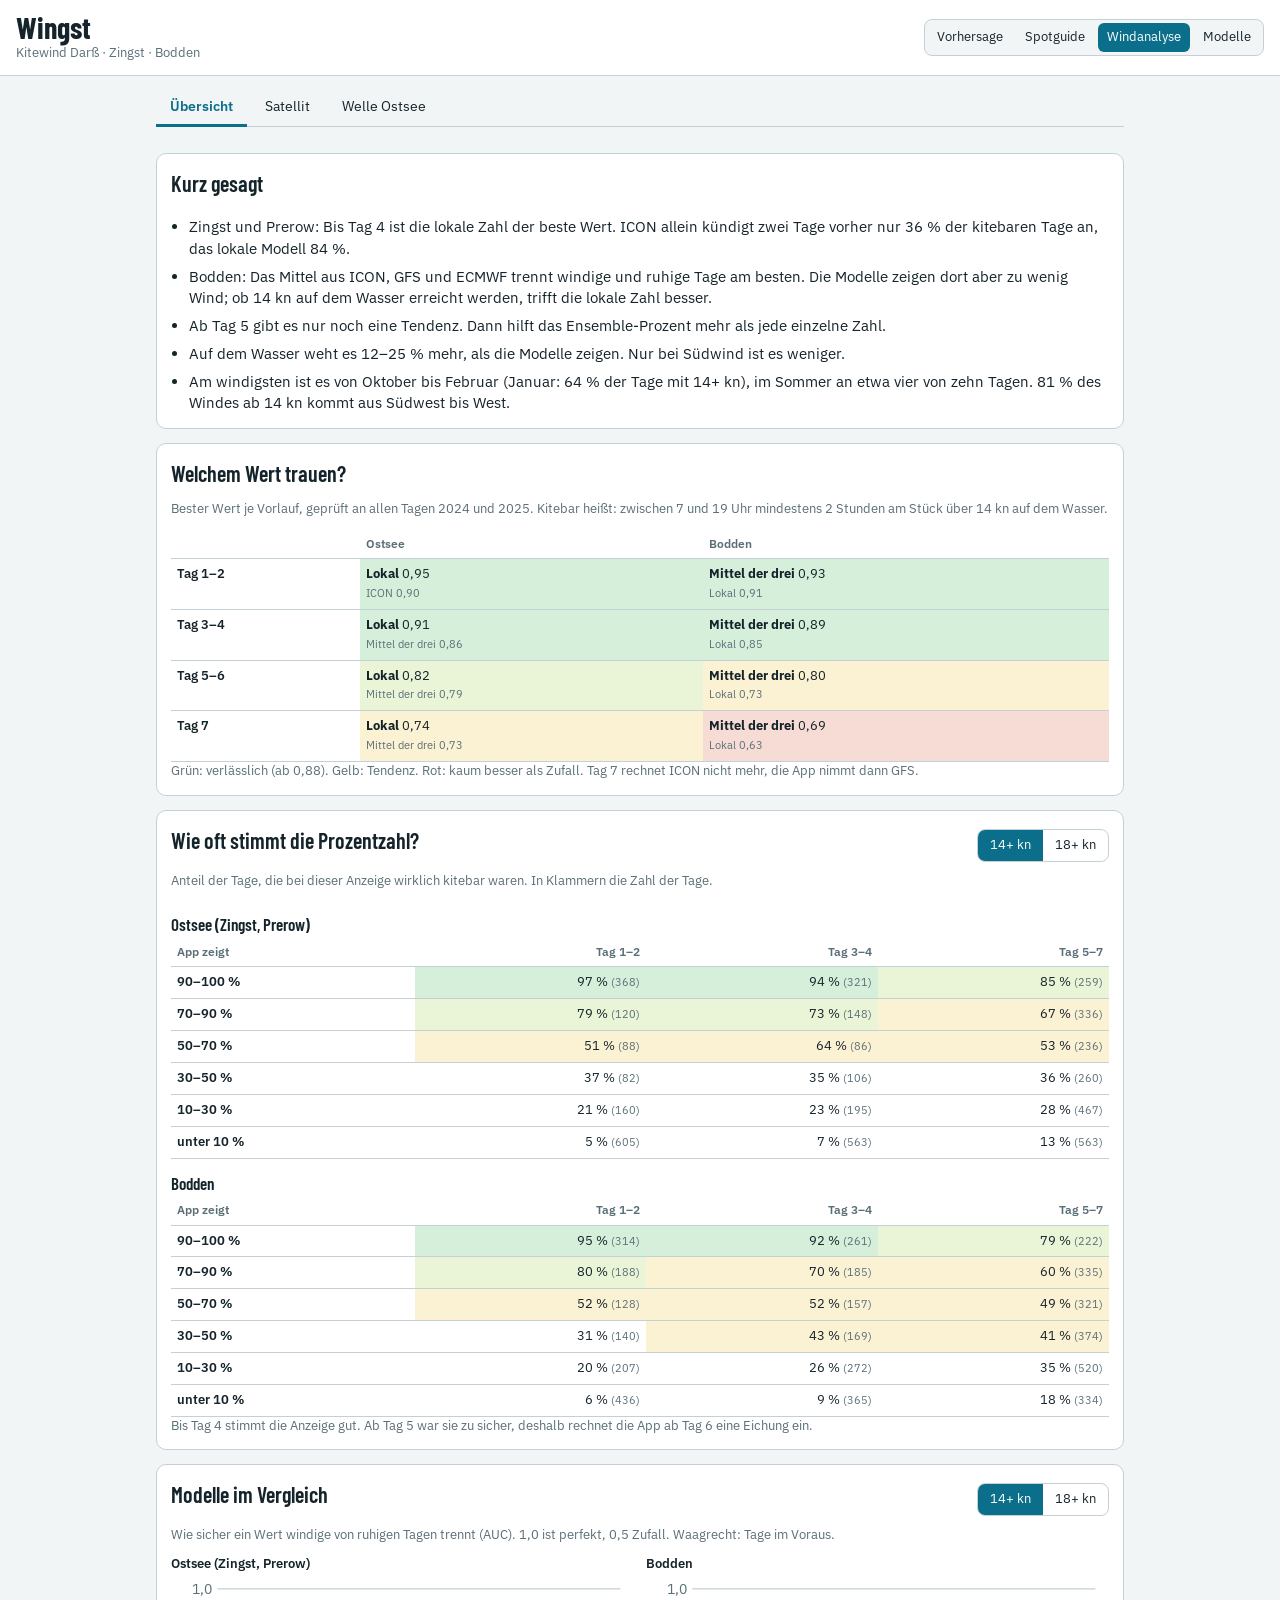
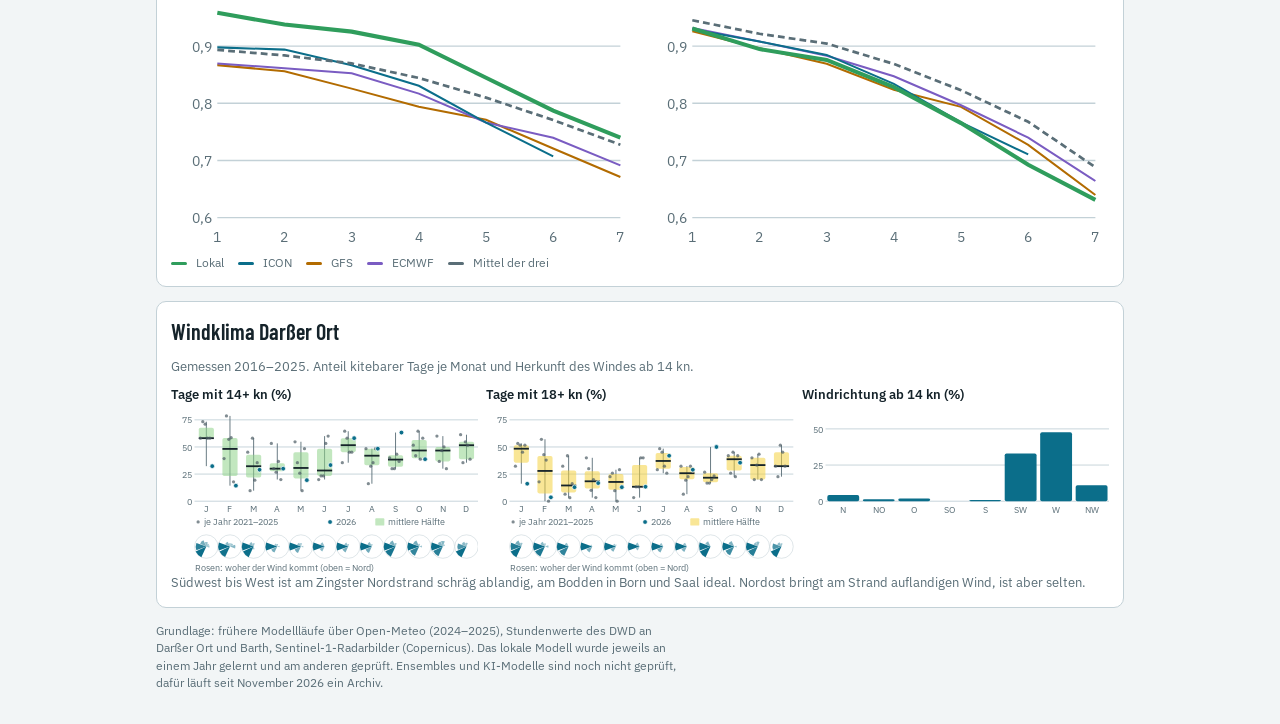
<file: app/analyse.html>
<!DOCTYPE html>
<html lang="de">
<head>
<meta charset="utf-8">
<meta name="viewport" content="width=device-width, initial-scale=1, viewport-fit=cover">
<meta name="theme-color" content="#0b6e8a">
<title>Windanalyse – Wingst</title>
<link rel="manifest" href="manifest.webmanifest">
<link rel="icon" href="icons/icon-192.png">
<link rel="preconnect" href="https://fonts.googleapis.com">
<link rel="preconnect" href="https://fonts.gstatic.com" crossorigin>
<link href="https://fonts.googleapis.com/css2?family=Barlow+Condensed:wght@500;600;700&family=IBM+Plex+Sans:wght@400;500;600&display=swap" rel="stylesheet">
<link href="style.css" rel="stylesheet">
</head>
<body>
<header class="top">
  <div class="brand">
    <h1>Wingst</h1>
    <span class="sub">Kitewind Darß · Zingst · Bodden</span>
  </div>
  <nav class="nav" aria-label="Hauptmenü">
    <a href="./">Vorhersage</a>
    <a href="spotguide.html">Spotguide</a>
    <a href="analyse.html" aria-current="page">Windanalyse</a>
    <a href="modelle.html">Modelle</a>
  </nav>
</header>

<main class="an">
  <nav class="subnav" aria-label="Bereiche der Windanalyse" id="subnav">
    <a href="#uebersicht" data-tab="uebersicht">Übersicht</a>
    <a href="#satellit" data-tab="satellit">Satellit</a>
    <a href="#welle" data-tab="welle">Welle Ostsee</a>
  </nav>
  <section class="panel prose" data-tab="uebersicht">
    <h2>Kurz gesagt</h2>
    <ul class="tips" id="summary"></ul>
  </section>

  <section class="panel" data-tab="uebersicht">
    <h2>Welchem Wert trauen?</h2>
    <p class="hint">Bester Wert je Vorlauf, geprüft an allen Tagen 2024 und 2025. Kitebar heißt: zwischen 7 und 19 Uhr mindestens 2 Stunden am Stück über 14 kn auf dem Wasser.</p>
    <div id="trust"></div>
  </section>

  <section class="panel" data-tab="uebersicht">
    <div class="panel-head">
      <h2>Wie oft stimmt die Prozentzahl?</h2>
      <div class="thr-toggle" role="group" aria-label="Schwelle" id="relThr">
        <button type="button" class="seg on" data-thr="14" aria-pressed="true">14+ kn</button>
        <button type="button" class="seg" data-thr="18" aria-pressed="false">18+ kn</button>
      </div>
    </div>
    <p class="hint">Anteil der Tage, die bei dieser Anzeige wirklich kitebar waren. In Klammern die Zahl der Tage.</p>
    <div id="rel"></div>
  </section>

  <section class="panel" data-tab="uebersicht">
    <div class="panel-head">
      <h2>Modelle im Vergleich</h2>
      <div class="thr-toggle" role="group" aria-label="Schwelle" id="thrSel">
        <button type="button" class="seg on" data-thr="14" aria-pressed="true">14+ kn</button>
        <button type="button" class="seg" data-thr="18" aria-pressed="false">18+ kn</button>
      </div>
    </div>
    <p class="hint">Wie sicher ein Wert windige von ruhigen Tagen trennt (AUC). 1,0 ist perfekt, 0,5 Zufall. Waagrecht: Tage im Voraus.</p>
    <div id="charts"></div>
  </section>

  <section class="panel prose" data-tab="satellit">
    <h2>Was die Satellitenbilder zeigen</h2>
    <div id="satIntro"></div>
  </section>

  <section class="panel" data-tab="satellit">
    <h2>Beispiel: so wird aus der Messung der Wind am Spot</h2>
    <div id="satExamples"></div>
  </section>

  <section class="panel" data-tab="satellit">
    <h2>Spots im Verhältnis zu den Live-Stationen</h2>
    <p class="hint">Wind auf dem Wasser am Spot geteilt durch die Messung an der Station zur selben Stunde. 1,25 heißt: am Spot weht es 25 % mehr als die Station misst. Median über alle Überflüge mit mindestens 6 kn an der Station, in Klammern die mittlere Hälfte der Fälle.</p>
    <div id="satStations"></div>
  </section>

  <section class="panel" data-tab="satellit">
    <h2>Je Windrichtung</h2>
    <div class="panel-head"><span></span>
      <div class="thr-toggle" role="group" aria-label="Bezugsstation" id="satRef">
        <button type="button" class="seg on" data-v="own">eigene Station</button>
        <button type="button" class="seg" data-v="darss">Darßer Ort</button>
        <button type="button" class="seg" data-v="barth">Barth</button>
      </div>
    </div>
    <div id="satDirs"></div>
  </section>

  <section class="panel" data-tab="satellit">
    <h2>Wind auf dem Wasser</h2>
    <p class="hint">Aus 439 Radarbildern (Sentinel-1, 300 m) 2024–25: Wind auf dem Wasser am Spot geteilt durch das Mittel der drei Modelle.</p>
    <div id="spots"></div>
  </section>

  <section class="panel" data-tab="satellit">
    <h2>Welche Richtung an welchem Spot?</h2>
    <p class="hint">Aus den Radarbildern: Lage zum Ufer, wie gleichmäßig der Wind auf dem Wasser war (Streuung im Umkreis von 1,5 km, Wind ab 8 kn) und geschätzte Welle bei 15 kn.</p>
    <div id="dirs"></div>
  </section>

  <section class="panel" data-tab="satellit">
    <h2>Bester Spot je Windrichtung</h2>
    <p class="hint">Aus den Radarbildern (Sentinel-1, 300 m, 2024–25): Wo weht es bei welcher Richtung am stärksten und am gleichmäßigsten? Nur Spots, an denen der Wind auf-, schräg auf- oder sideshore kommt.</p>
    <div id="bestdir"></div>
  </section>

  <section class="panel prose" data-tab="satellit">
    <h2>Wie die Satellitenbilder in die Vorhersage eingehen</h2>
    <div id="satUse"></div>
  </section>

  <section class="panel" data-tab="uebersicht">
    <h2>Windklima Darßer Ort</h2>
    <p class="hint">Gemessen 2016–2025. Anteil kitebarer Tage je Monat und Herkunft des Windes ab 14 kn.</p>
    <div id="climate"></div>
  </section>

  <section class="panel prose" data-tab="welle">
    <h2>Welle an der Ostsee</h2>
    <div id="waveIntro"></div>
  </section>

  <section class="panel" data-tab="welle">
    <div class="panel-head">
      <h2>Downwind auf der Welle je Windrichtung</h2>
      <div class="thr-toggle" role="group" aria-label="Spot" id="waveSpot">
        <button type="button" class="seg on" data-v="prerow">Prerow</button>
        <button type="button" class="seg" data-v="zingst">Zingst</button>
      </div>
    </div>
    <div class="wave-grid"><div id="waveRose"></div><ul class="tips" id="waveBest"></ul></div>
    <div id="waveTable"></div>
  </section>

  <section class="notes">
    <p>Grundlage: frühere Modellläufe über Open-Meteo (2024–2025), Stundenwerte des DWD an Darßer Ort und Barth, Sentinel-1-Radarbilder (Copernicus). Das lokale Modell wurde jeweils an einem Jahr gelernt und am anderen geprüft. Ensembles und KI-Modelle sind noch nicht geprüft, dafür läuft seit November 2026 ein Archiv.</p>
  </section>
</main>
<script src="charts.js"></script>
<script src="analyse.js"></script>
<script src="analyse-sat.js"></script>
</body>
</html>
</file>
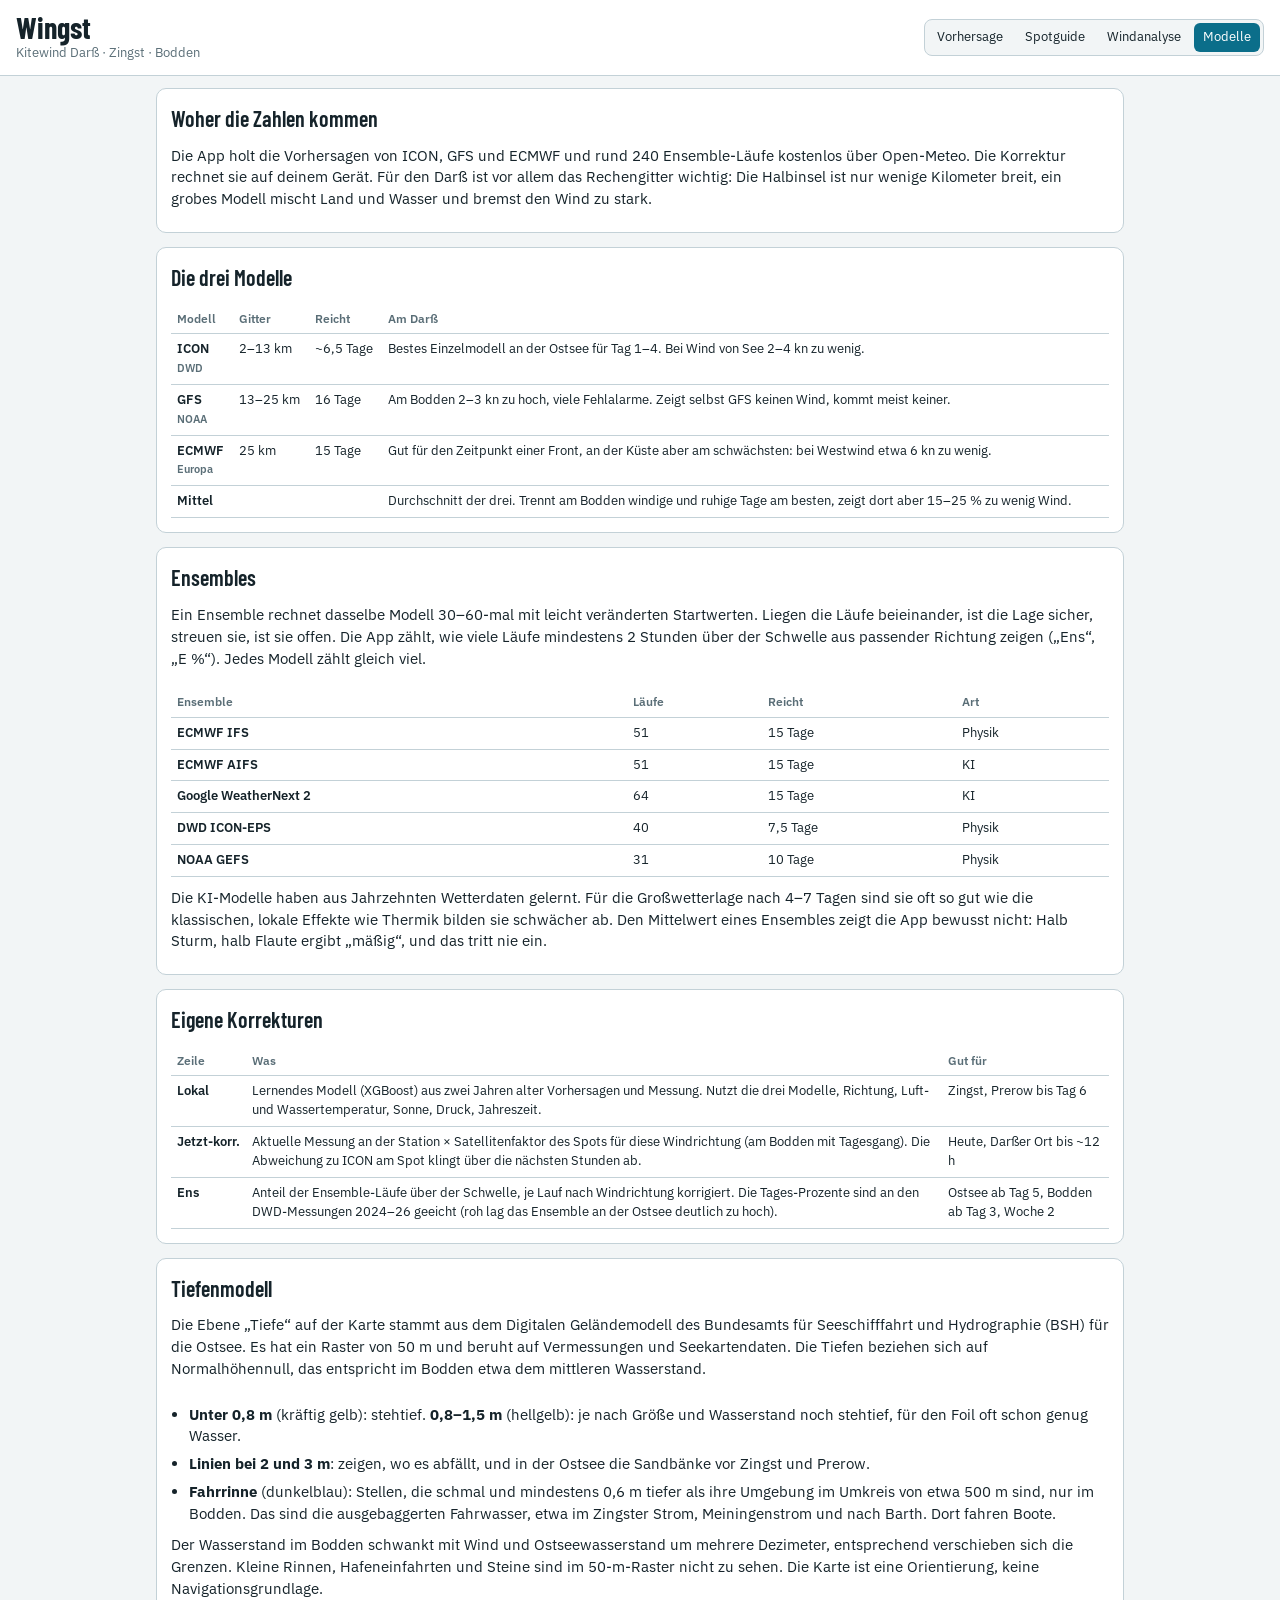
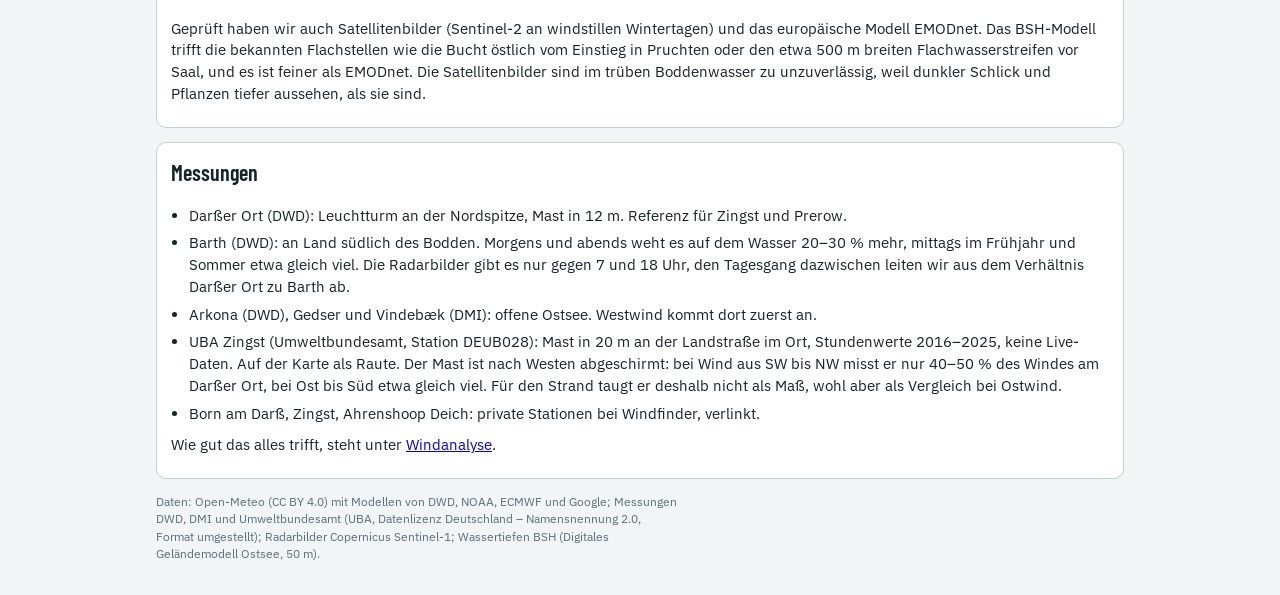
<file: app/modelle.html>
<!DOCTYPE html>
<html lang="de">
<head>
<meta charset="utf-8">
<meta name="viewport" content="width=device-width, initial-scale=1, viewport-fit=cover">
<meta name="theme-color" content="#0b6e8a">
<title>Modelle – Wingst</title>
<link rel="manifest" href="manifest.webmanifest">
<link rel="icon" href="icons/icon-192.png">
<link rel="preconnect" href="https://fonts.googleapis.com">
<link rel="preconnect" href="https://fonts.gstatic.com" crossorigin>
<link href="https://fonts.googleapis.com/css2?family=Barlow+Condensed:wght@500;600;700&family=IBM+Plex+Sans:wght@400;500;600&display=swap" rel="stylesheet">
<link href="style.css" rel="stylesheet">
</head>
<body>
<header class="top">
  <div class="brand">
    <h1>Wingst</h1>
    <span class="sub">Kitewind Darß · Zingst · Bodden</span>
  </div>
  <nav class="nav" aria-label="Hauptmenü">
    <a href="./">Vorhersage</a>
    <a href="spotguide.html">Spotguide</a>
    <a href="analyse.html">Windanalyse</a>
    <a href="modelle.html" aria-current="page">Modelle</a>
  </nav>
</header>

<main class="an mo">
  <section class="panel prose">
    <h2>Woher die Zahlen kommen</h2>
    <p>Die App holt die Vorhersagen von ICON, GFS und ECMWF und rund 240 Ensemble-Läufe kostenlos über Open-Meteo. Die Korrektur rechnet sie auf deinem Gerät. Für den Darß ist vor allem das Rechengitter wichtig: Die Halbinsel ist nur wenige Kilometer breit, ein grobes Modell mischt Land und Wasser und bremst den Wind zu stark.</p>
  </section>

  <section class="panel">
    <h2>Die drei Modelle</h2>
    <div class="tscroll"><table class="atab">
      <thead><tr><th>Modell</th><th>Gitter</th><th>Reicht</th><th>Am Darß</th></tr></thead>
      <tbody>
        <tr><th>ICON<br><small>DWD</small></th><td>2–13 km</td><td>~6,5 Tage</td><td>Bestes Einzelmodell an der Ostsee für Tag 1–4. Bei Wind von See 2–4 kn zu wenig.</td></tr>
        <tr><th>GFS<br><small>NOAA</small></th><td>13–25 km</td><td>16 Tage</td><td>Am Bodden 2–3 kn zu hoch, viele Fehlalarme. Zeigt selbst GFS keinen Wind, kommt meist keiner.</td></tr>
        <tr><th>ECMWF<br><small>Europa</small></th><td>25 km</td><td>15 Tage</td><td>Gut für den Zeitpunkt einer Front, an der Küste aber am schwächsten: bei Westwind etwa 6 kn zu wenig.</td></tr>
        <tr><th>Mittel</th><td></td><td></td><td>Durchschnitt der drei. Trennt am Bodden windige und ruhige Tage am besten, zeigt dort aber 15–25 % zu wenig Wind.</td></tr>
      </tbody>
    </table></div>
  </section>

  <section class="panel prose">
    <h2>Ensembles</h2>
    <p>Ein Ensemble rechnet dasselbe Modell 30–60-mal mit leicht veränderten Startwerten. Liegen die Läufe beieinander, ist die Lage sicher, streuen sie, ist sie offen. Die App zählt, wie viele Läufe mindestens 2 Stunden über der Schwelle aus passender Richtung zeigen („Ens“, „E %“). Jedes Modell zählt gleich viel.</p>
    <div class="tscroll"><table class="atab">
      <thead><tr><th>Ensemble</th><th>Läufe</th><th>Reicht</th><th>Art</th></tr></thead>
      <tbody>
        <tr><th>ECMWF IFS</th><td>51</td><td>15 Tage</td><td>Physik</td></tr>
        <tr><th>ECMWF AIFS</th><td>51</td><td>15 Tage</td><td>KI</td></tr>
        <tr><th>Google WeatherNext 2</th><td>64</td><td>15 Tage</td><td>KI</td></tr>
        <tr><th>DWD ICON-EPS</th><td>40</td><td>7,5 Tage</td><td>Physik</td></tr>
        <tr><th>NOAA GEFS</th><td>31</td><td>10 Tage</td><td>Physik</td></tr>
      </tbody>
    </table></div>
    <p>Die KI-Modelle haben aus Jahrzehnten Wetterdaten gelernt. Für die Großwetterlage nach 4–7 Tagen sind sie oft so gut wie die klassischen, lokale Effekte wie Thermik bilden sie schwächer ab. Den Mittelwert eines Ensembles zeigt die App bewusst nicht: Halb Sturm, halb Flaute ergibt „mäßig“, und das tritt nie ein.</p>
  </section>

  <section class="panel">
    <h2>Eigene Korrekturen</h2>
    <div class="tscroll"><table class="atab">
      <thead><tr><th>Zeile</th><th>Was</th><th>Gut für</th></tr></thead>
      <tbody>
        <tr><th>Lokal</th><td>Lernendes Modell (XGBoost) aus zwei Jahren alter Vorhersagen und Messung. Nutzt die drei Modelle, Richtung, Luft- und Wassertemperatur, Sonne, Druck, Jahreszeit.</td><td>Zingst, Prerow bis Tag 6</td></tr>
        <tr><th>Jetzt-korr.</th><td>Aktuelle Messung an der Station × Satellitenfaktor des Spots für diese Windrichtung (am Bodden mit Tagesgang). Die Abweichung zu ICON am Spot klingt über die nächsten Stunden ab.</td><td>Heute, Darßer Ort bis ~12 h</td></tr>
        <tr><th>Ens</th><td>Anteil der Ensemble-Läufe über der Schwelle, je Lauf nach Windrichtung korrigiert. Die Tages-Prozente sind an den DWD-Messungen 2024–26 geeicht (roh lag das Ensemble an der Ostsee deutlich zu hoch).</td><td>Ostsee ab Tag 5, Bodden ab Tag 3, Woche 2</td></tr>
      </tbody>
    </table></div>
  </section>

  <section class="panel prose">
    <h2>Tiefenmodell</h2>
    <p>Die Ebene „Tiefe“ auf der Karte stammt aus dem Digitalen Geländemodell des Bundesamts für Seeschifffahrt und Hydrographie (BSH) für die Ostsee. Es hat ein Raster von 50 m und beruht auf Vermessungen und Seekartendaten. Die Tiefen beziehen sich auf Normalhöhennull, das entspricht im Bodden etwa dem mittleren Wasserstand.</p>
    <ul class="tips">
      <li><b>Unter 0,8 m</b> (kräftig gelb): stehtief. <b>0,8–1,5 m</b> (hellgelb): je nach Größe und Wasserstand noch stehtief, für den Foil oft schon genug Wasser.</li>
      <li><b>Linien bei 2 und 3 m</b>: zeigen, wo es abfällt, und in der Ostsee die Sandbänke vor Zingst und Prerow.</li>
      <li><b>Fahrrinne</b> (dunkelblau): Stellen, die schmal und mindestens 0,6 m tiefer als ihre Umgebung im Umkreis von etwa 500 m sind, nur im Bodden. Das sind die ausgebaggerten Fahrwasser, etwa im Zingster Strom, Meiningenstrom und nach Barth. Dort fahren Boote.</li>
    </ul>
    <p>Der Wasserstand im Bodden schwankt mit Wind und Ostseewasserstand um mehrere Dezimeter, entsprechend verschieben sich die Grenzen. Kleine Rinnen, Hafeneinfahrten und Steine sind im 50-m-Raster nicht zu sehen. Die Karte ist eine Orientierung, keine Navigationsgrundlage.</p>
    <p>Geprüft haben wir auch Satellitenbilder (Sentinel-2 an windstillen Wintertagen) und das europäische Modell EMODnet. Das BSH-Modell trifft die bekannten Flachstellen wie die Bucht östlich vom Einstieg in Pruchten oder den etwa 500 m breiten Flachwasserstreifen vor Saal, und es ist feiner als EMODnet. Die Satellitenbilder sind im trüben Boddenwasser zu unzuverlässig, weil dunkler Schlick und Pflanzen tiefer aussehen, als sie sind.</p>
  </section>

  <section class="panel prose">
    <h2>Messungen</h2>
    <ul class="tips">
      <li>Darßer Ort (DWD): Leuchtturm an der Nordspitze, Mast in 12 m. Referenz für Zingst und Prerow.</li>
      <li>Barth (DWD): an Land südlich des Bodden. Morgens und abends weht es auf dem Wasser 20–30 % mehr, mittags im Frühjahr und Sommer etwa gleich viel. Die Radarbilder gibt es nur gegen 7 und 18 Uhr, den Tagesgang dazwischen leiten wir aus dem Verhältnis Darßer Ort zu Barth ab.</li>
      <li>Arkona (DWD), Gedser und Vindebæk (DMI): offene Ostsee. Westwind kommt dort zuerst an.</li>
      <li>UBA Zingst (Umweltbundesamt, Station DEUB028): Mast in 20 m an der Landstraße im Ort, Stundenwerte 2016–2025, keine Live-Daten. Auf der Karte als Raute. Der Mast ist nach Westen abgeschirmt: bei Wind aus SW bis NW misst er nur 40–50 % des Windes am Darßer Ort, bei Ost bis Süd etwa gleich viel. Für den Strand taugt er deshalb nicht als Maß, wohl aber als Vergleich bei Ostwind.</li>
      <li>Born am Darß, Zingst, Ahrenshoop Deich: private Stationen bei Windfinder, verlinkt.</li>
    </ul>
    <p>Wie gut das alles trifft, steht unter <a href="analyse.html">Windanalyse</a>.</p>
  </section>

  <section class="notes">
    <p>Daten: Open-Meteo (CC BY 4.0) mit Modellen von DWD, NOAA, ECMWF und Google; Messungen DWD, DMI und Umweltbundesamt (UBA, Datenlizenz Deutschland – Namensnennung 2.0, Format umgestellt); Radarbilder Copernicus Sentinel-1; Wassertiefen BSH (Digitales Geländemodell Ostsee, 50 m).</p>
  </section>
</main>
</body>
</html>
</file>
<file: app/style.css>
:root {
  /* Layout: Kopfzeile, Karte oben, darunter Wochentabelle (Spots x Tage) als Planungsansicht, dann Detail und Messungen */
  --paper: #f2f5f6;
  --ink: #15232a;
  --muted: #5a6e77;
  --line: #c3d1d7;
  --card: #ffffff;
  --accent: #0b6e8a;
  --r0: #e3e9ec;
  --r1: #f1d9a6;
  --r2: #8fd0a7;
  --r4: #2f9d5c;
  --warn: #b26b00;
  --err: #b3261e;
  --font-display: "Barlow Condensed", "Arial Narrow", sans-serif;
  --font-body: "IBM Plex Sans", "Segoe UI", system-ui, sans-serif;
  color-scheme: light;
}
@media (prefers-color-scheme: dark) {
  :root {
    --paper: #0f191d; --ink: #e2ebee; --muted: #93a6ae; --line: #2f444c; --card: #16242a;
    --accent: #4fb6d3; --r0: #1f2d33; --r1: #6b5222; --r2: #2e6b47; --r4: #3fb170; --warn: #e3a33b; --err: #ff7a70;
    color-scheme: dark;
  }
}
* { box-sizing: border-box; }
html, body { margin: 0; }
body { background: var(--paper); color: var(--ink); font: 15px/1.45 var(--font-body);
  padding: env(safe-area-inset-top) env(safe-area-inset-right) env(safe-area-inset-bottom) env(safe-area-inset-left); }
h1, h2, h3 { font-family: var(--font-display); margin: 0; text-wrap: balance; }
h1 { font-size: 30px; font-weight: 700; line-height: 1; }
h2 { font-size: 22px; font-weight: 600; }
h3 { font-size: 17px; font-weight: 600; margin-top: 12px; }
button, select { font: inherit; color: inherit; }
:focus-visible { outline: 2px solid var(--accent); outline-offset: 2px; }

.top { display: flex; flex-wrap: wrap; justify-content: space-between; align-items: center; gap: 10px 16px;
  padding: 12px 16px; background: var(--card); border-bottom: 1px solid var(--line); position: sticky; top: 0; z-index: 5; }
.brand { display: grid; gap: 2px; }
.sub { font-size: 13px; color: var(--muted); }
.controls { display: flex; gap: 10px; align-items: center; flex-wrap: wrap; }
.top .sel { display: flex; gap: 6px; align-items: center; font-size: 13px; color: var(--muted); }
select { padding: 6px 8px; border-radius: 6px; border: 1px solid var(--line); background: var(--paper); }
.btn { padding: 7px 12px; border-radius: 6px; border: 1px solid var(--accent); background: var(--accent); color: #fff; cursor: pointer; }
.btn:disabled { opacity: .6; cursor: progress; }

main { max-width: 1000px; margin: 0 auto; padding: 12px 16px 32px; display: grid; gap: 14px; }
.status { margin: 0; font-size: 13px; color: var(--muted); }
.status.warn { color: var(--warn); } .status.err { color: var(--err); font-weight: 600; }

.mapbox { position: relative; border-radius: 10px; overflow: hidden; border: 1px solid var(--line); }
#map { height: min(58vh, 520px); min-height: 320px; background: var(--r0); }
.maperr { padding: 20px; color: var(--muted); }
.layer-toggle { position: absolute; left: 10px; top: 10px; display: flex; background: var(--card); border-radius: 8px;
  border: 1px solid var(--line); overflow: hidden; z-index: 2; }
.seg { border: 0; background: transparent; padding: 6px 12px; cursor: pointer; font-size: 13px; }
.seg.on { background: var(--accent); color: #fff; }
.seg.depth-btn { border-left: 1px solid var(--line); }
.depth-legend { position: absolute; left: 10px; bottom: 10px; z-index: 2; display: flex; flex-wrap: wrap; gap: 4px 10px;
  max-width: calc(100% - 20px); background: rgba(255,255,255,.92); color: #15232a; border-radius: 6px; padding: 4px 8px;
  font-size: 12px; line-height: 1.3; box-shadow: 0 1px 3px rgba(0,0,0,.25); }
.depth-legend[hidden] { display: none; }
.depth-legend span { display: inline-flex; align-items: center; gap: 4px; white-space: nowrap; }
.depth-legend .sw { width: 12px; height: 12px; border-radius: 2px; display: inline-block; }
.depth-legend .st { background: #f2b84b; } .depth-legend .fl { background: #f7e3a1; } .depth-legend .ri { background: #0b2a6b; }
.depth-legend .ln { width: 16px; border-top: 2px solid #2b6c8f; display: inline-block; }
.depth-legend .ln.d { border-top: 1px dashed #2b6c8f; }

.spot-mk { display: flex; align-items: center; gap: 4px; border: 0; background: transparent; padding: 0; cursor: pointer; }
.spot-mk .dot { width: 16px; height: 16px; border-radius: 50%; border: 3px solid #fff; box-shadow: 0 0 0 1px rgba(0,0,0,.35); background: var(--r0); flex: none; }
.spot-mk.mk-r1 .dot { background: #e0a93b; } .spot-mk.mk-r2 .dot { background: #57b97d; } .spot-mk.mk-r4 .dot { background: #1f8a4c; }
.spot-mk .lab { display: grid; background: rgba(255,255,255,.92); color: #15232a; border-radius: 5px; padding: 1px 6px; font-size: 12px; line-height: 1.2; box-shadow: 0 1px 3px rgba(0,0,0,.25); }
.spot-mk.cur .lab { outline: 2px solid var(--accent); }
.stn-mk { display: flex; align-items: center; gap: 4px; text-decoration: none; }
.stn-mk .lab { display: grid; background: rgba(21,35,42,.85); color: #fff; border-radius: 5px; padding: 1px 6px; font-size: 12px; line-height: 1.2; }
.stn-mk small { font-size: 10px; opacity: .85; }
.stn-mk .sq { width: 12px; height: 12px; background: #15232a; border: 2px solid #fff; }
.stn-mk.ref .sq { background: #fff; border-color: #15232a; transform: rotate(45deg); width: 10px; height: 10px; }
.stn-mk.ref .lab { background: rgba(21,35,42,.6); }
.arrow { width: 20px; height: 20px; flex: none; display: inline-block; vertical-align: middle; }
.arrow path { fill: currentColor; }
.arrow.big { width: 30px; height: 30px; color: #0b6e8a; filter: drop-shadow(0 0 2px #fff); }

.panel { background: var(--card); border: 1px solid var(--line); border-radius: 10px; padding: 14px; display: grid; gap: 10px; }
.panel-head { display: flex; flex-wrap: wrap; justify-content: space-between; align-items: baseline; gap: 6px 12px; }
.meta, .hint { font-size: 13px; color: var(--muted); margin: 0; }
.thr-toggle { display: flex; border: 1px solid var(--line); border-radius: 8px; overflow: hidden; }

.weekwrap { overflow-x: auto; }
.week { border-collapse: separate; border-spacing: 3px; width: 100%; table-layout: fixed; font-variant-numeric: tabular-nums; }
.week .spotcol { width: 76px; }
.week th small { font-weight: 400; }
.week th { font-size: 12px; font-weight: 500; color: var(--muted); text-align: center; white-space: nowrap; padding: 2px 4px; }
.week th.we { color: var(--ink); font-weight: 700; }
.week th[scope="row"] { text-align: left; }
.week tr.cur th[scope="row"] .linkbtn { color: var(--accent); font-weight: 700; }
.linkbtn { border: 0; background: none; padding: 0; cursor: pointer; font-size: 14px; text-align: left; white-space: nowrap; overflow: hidden; text-overflow: ellipsis; max-width: 100%; }
.cell { text-align: center; border-radius: 6px; padding: 9px 0; cursor: pointer; font-weight: 600; font-size: 15px; }
.cell .loc { display: block; font-size: 10px; font-weight: 500; }
.cell.we { box-shadow: inset 0 0 0 2px var(--ink); }
.r0 { background: var(--r0); color: var(--muted); } .r1 { background: var(--r1); } .r2 { background: var(--r2); } .r4 { background: var(--r4); color: #fff; }

.obsline { margin: 0; display: flex; align-items: center; gap: 6px; font-size: 14px; flex-wrap: wrap; }
.days { display: grid; gap: 10px; }
.day { display: grid; gap: 4px; padding-bottom: 10px; border-bottom: 1px solid var(--line); }
.day.we .day-h b { color: var(--accent); }
.day-h { display: flex; justify-content: space-between; flex-wrap: wrap; gap: 4px 12px; align-items: baseline; }
.cmp { font-size: 12px; color: var(--muted); }
.strip { display: flex; gap: 1px; height: 22px; }
.strip span { flex: 1; border-radius: 2px; }
.s0 { background: var(--r0); }
.s9 { background: color-mix(in srgb, var(--accent) 28%, transparent); }
.s12 { background: color-mix(in srgb, var(--accent) 55%, transparent); }
.s15 { background: var(--accent); }
.s20 { background: #6a2f8f; }
.off { opacity: .35; background-image: repeating-linear-gradient(45deg, transparent 0 2px, var(--card) 2px 4px); }
.strip-ax { display: flex; justify-content: space-between; font-size: 11px; color: var(--muted); }
.runs { display: flex; flex-wrap: wrap; gap: 6px; }
.run { font-size: 13px; padding: 3px 8px; border-radius: 99px; }
.run small { opacity: .8; }
.legend { display: flex; flex-wrap: wrap; gap: 6px 14px; font-size: 12px; color: var(--muted); }
.legend span { display: inline-flex; align-items: center; gap: 5px; }
.sw { display: inline-block; width: 16px; height: 10px; border-radius: 2px; }

.stnlist { list-style: none; margin: 0; padding: 0; display: grid; gap: 6px; }
.stnlist li { display: grid; grid-template-columns: 24px 1fr auto; gap: 8px; align-items: center; font-size: 14px; }
.stnlist small { color: var(--muted); }
.sill-img { display: grid; grid-template-columns: repeat(auto-fit, minmax(260px, 1fr)); gap: 8px; }
.sill-img img { width: 100%; height: auto; border-radius: 6px; background: #fff; }

.notes { font-size: 12px; color: var(--muted); display: grid; gap: 4px; }
.notes p { margin: 0; max-width: 75ch; }
code { font-size: 12px; }
@media (prefers-reduced-motion: reduce) { * { transition: none !important; animation: none !important; } }

/* Wochenzelle: lokal groß, Wahrscheinlichkeit und Rohmodell klein */
.cell { line-height: 1.1; }
.cell .pd { display: block; font-size: 10px; font-weight: 500; opacity: .85; }
.cell .sub { display: block; font-size: 9px; font-weight: 400; opacity: .75; }
.cell.rare { cursor: default; }
/* Detail-Raster: 3 Modelle + lokal */
.grid { display: grid; gap: 3px; }
.grow { display: grid; grid-template-columns: 48px 1fr 42px; gap: 6px; align-items: center; }
.glab { font-size: 11px; color: var(--muted); text-align: right; }
.grow.loc .glab { color: var(--ink); font-weight: 700; }
.grow.loc .strip { outline: 2px solid var(--ink); outline-offset: 1px; border-radius: 3px; }
.grun { font-size: 12px; text-align: right; font-variant-numeric: tabular-nums; white-space: nowrap; }
.grow .strip { height: 16px; }
.ghead .hrs { display: flex; gap: 1px; font-size: 9px; color: var(--muted); }
.ghead .hrs span { flex: 1; }
.p1 { background: #d9ecd9; } .p2 { background: #9fd3a8; } .p3 { background: #4fb36f; } .p4 { background: #1f7a43; }
@media (prefers-color-scheme: dark) { .p1 { background: #24402c; } .p2 { background: #2f6b40; } .p3 { background: #3f9a5d; } .p4 { background: #5fcf86; } }

/* Windfinder-artige Stundentabelle */
.fday { display: grid; gap: 6px; padding-bottom: 12px; border-bottom: 1px solid var(--line); }
.fday.we .day-h > b { color: var(--accent); }
.ftable-wrap { overflow-x: auto; -webkit-overflow-scrolling: touch; }
.ftable { border-collapse: separate; border-spacing: 2px 2px; font-variant-numeric: tabular-nums; font-size: 13px; }
.ftable th { position: sticky; left: 0; background: var(--card); z-index: 1; text-align: right; font-weight: 500;
  font-size: 11px; color: var(--muted); padding: 0 6px 0 0; white-space: nowrap; }
.ftable td { min-width: 30px; height: 26px; text-align: center; border-radius: 4px; padding: 0 2px; }
.ftable .hrow td { color: var(--muted); font-size: 11px; height: 18px; }
.ftable .drow td { height: 24px; }
.ftable .drow .arrow { width: 18px; height: 18px; color: var(--ink); }
.ftable .mrow td { font-weight: 600; color: #15232a; }
.ftable .grow2 td { color: var(--muted); font-size: 12px; height: 20px; }
.ftable .lrow th { color: var(--ink); font-weight: 700; }
.ftable .lrow td { font-weight: 700; color: #102018; outline: 1px solid rgba(0,0,0,.08); }
.ftable .lrow .p4 { color: #fff; }
.ftable .wrow td, .ftable .trow td { height: 20px; font-size: 12px; color: var(--muted); }
.ftable td.off { opacity: .35; }
.kx { background: transparent; color: var(--muted) !important; }
.k0 { background: #eef3f7; } .k1 { background: #cfe6f5; } .k2 { background: #9fd9e4; } .k3 { background: #8fd48a; }
.k4 { background: #c9df52; } .k5 { background: #f4d23f; } .k6 { background: #f3a141; } .k7 { background: #e8644a; color: #fff !important; }
.k8 { background: #b5306f; color: #fff !important; }
.p0 { background: #eef3ef; color: #7a8a80 !important; }

/* Sonnenauf-/-untergang als Rahmen der Tageslichtstunden */
.ftable td.sun { min-width: 38px; vertical-align: middle; background: transparent; border-radius: 6px;
  font-size: 10px; color: var(--muted); padding: 0 2px; }
.ftable td.sun span { display: block; }
.ftable td.sun .sico { display: block; width: 16px; height: 13px; margin: 0 auto 2px; }
.ftable td.sun:first-of-type { box-shadow: inset -1px 0 0 var(--line); }
.ftable td.sun:last-of-type { box-shadow: inset 1px 0 0 var(--line); }

.ftable .nrow th { color: var(--ink); font-weight: 600; }
.ftable .nrow td { outline: 1px dashed rgba(0,0,0,.25); }

.ensline { margin: 0; font-size: 12px; color: var(--muted); }
.ensline b { color: var(--ink); }
.ftable .erow td { outline-style: dashed; }

/* Menü */
.nav { display: flex; gap: 4px; background: var(--paper); border: 1px solid var(--line); border-radius: 8px; padding: 3px; }
.nav a { padding: 5px 12px; border-radius: 6px; color: var(--ink); text-decoration: none; font-size: 14px; }
.nav a[aria-current="page"] { background: var(--accent); color: #fff; }
/* Windanalyse */
.an .panel { display: grid; gap: 10px; }
.an .lead { margin: 0; }
.an .hint { margin: 0; }
.atab { border-collapse: collapse; width: 100%; font-size: 13px; font-variant-numeric: tabular-nums; }
.atab th, .atab td { padding: 6px 6px; border-bottom: 1px solid var(--line); text-align: left; vertical-align: top; }
.atab thead th { font-size: 12px; color: var(--muted); font-weight: 600; }
.atab tbody th { font-weight: 600; white-space: nowrap; }
.atab.num td { text-align: right; }
.atab tr.fa td, .atab tr.fa th { color: var(--muted); font-weight: 400; }
.atab small { color: var(--muted); }
.atab .auc { font-variant-numeric: tabular-nums; }
.q3 { background: #d6efdb; } .q2 { background: #eaf5d8; } .q1 { background: #fbf1d3; } .q0 { background: #f7dcd6; }
@media (prefers-color-scheme: dark) { .q3 { background: #1f4a2c; } .q2 { background: #2d4420; } .q1 { background: #4a3d1a; } .q0 { background: #4a2320; } }
.bp { color: #1f7a43; font-weight: 600; } .bn { color: #b3261e; font-weight: 600; }
.tips { margin: 6px 0 0; padding-left: 18px; display: grid; gap: 6px; }
.charts { display: grid; grid-template-columns: repeat(auto-fit, minmax(280px, 1fr)); gap: 12px; }
.charts figure, .an figure { margin: 0; }
figcaption { font-size: 13px; font-weight: 600; margin-bottom: 4px; }
svg.chart { width: 100%; height: auto; display: block; }
svg.chart .grid { stroke: var(--line); stroke-width: 1; }
svg.chart .ax { fill: var(--muted); font-size: 10px; font-family: var(--font-body); }
.legend .ln { display: inline-block; width: 16px; height: 3px; border-radius: 2px; vertical-align: middle; margin-right: 4px; }
.clim { display: grid; grid-template-columns: repeat(auto-fit, minmax(240px, 1fr)); gap: 8px; }
.prose p { margin: 0 0 8px; }

main.an { grid-template-columns: minmax(0, 1fr); }
.tscroll { overflow-x: auto; -webkit-overflow-scrolling: touch; }
.tscroll .atab { min-width: 100%; }
.an .panel > * { min-width: 0; }
.atab.num thead th { text-align: right; }
.atab.num thead th:first-child { text-align: left; }
.chartlegend { margin-top: 4px; }

/* Modelle-Seite */
.mcards { display: grid; grid-template-columns: repeat(auto-fit, minmax(260px, 1fr)); gap: 10px; }
.mcard { border: 1px solid var(--line); border-radius: 8px; padding: 10px 12px; background: var(--paper); }
.mcard h3 { margin: 0 0 6px; }
.mcard h3 small { font-family: var(--font-body); font-size: 12px; font-weight: 400; color: var(--muted); margin-left: 4px; }
.mcard dl { margin: 0; display: grid; grid-template-columns: auto 1fr; gap: 4px 10px; font-size: 14px; }
.mcard dt { color: var(--muted); font-size: 12px; padding-top: 2px; }
.mcard dd { margin: 0; }
.nav a { white-space: nowrap; }

.longsum { margin: 0; font-size: 14px; }
.week.long tr.stn th, .week.long tr.stn td { border-bottom: 2px solid var(--line); }
.week.long th small { font-weight: 400; color: var(--muted); font-size: 10px; }

.wflinks { margin: 0; font-size: 14px; line-height: 1.7; }
.wflinks small { color: var(--muted); }

.dirtab td { text-align: center; font-size: 12px; min-width: 44px; }
.dirtab td small { font-size: 10px; color: var(--muted); }
.doff { background: repeating-linear-gradient(45deg, var(--r0), var(--r0) 4px, transparent 4px, transparent 8px); color: var(--muted); }
.dna { background: var(--r0); }

/* Spotguide */
.guidemap { height: min(48vh, 420px) !important; min-height: 280px; }
.spotpick { display: flex; flex-wrap: wrap; gap: 4px; }
.spotpick .seg { border: 1px solid var(--line); border-radius: 6px; background: var(--card); }
.spot-mk.cur .dot { background: var(--accent); }
.guide-grid { display: grid; grid-template-columns: minmax(140px, 200px) 1fr; gap: 12px; align-items: center; }
@media (max-width: 420px) { .guide-grid { grid-template-columns: 1fr; } .rosebox { max-width: 220px; margin: 0 auto; } }
.rosebox { margin: 0; }
.rose { width: 100%; height: auto; }
.rose .rlab { font-size: 11px; font-weight: 600; fill: #15232a; font-family: var(--font-body); }
.rosebox figcaption { font-size: 11px; color: var(--muted); font-weight: 400; line-height: 1.8; }
.lg { display: inline-block; width: 10px; height: 10px; border-radius: 2px; margin: 0 3px 0 6px; vertical-align: -1px; }
.lg-top { background: #2f9d5c; } .lg-ok { background: #8fd48a; } .lg-gust { background: #f4d23f; } .lg-off { background: #e8a39a; } .lg-na { background: #d8dee2; }
.v-top { color: #1f7a43; font-weight: 600; } .v-gust { color: #8a6a00; } .v-off { color: #b3261e; } .v-na { color: var(--muted); }
.osm { margin: 0; padding-left: 18px; font-size: 14px; line-height: 1.7; }
.osm small { color: var(--muted); }
a.btn { display: inline-block; text-decoration: none; margin-top: 6px; }
.nav { flex-wrap: wrap; max-width: 100%; }
.nav a { padding: 5px 9px; font-size: 13px; }

.spotpick .seg.on { background: var(--accent); color: #fff; border-color: var(--accent); }

/* Woche: Klammer über den Tagen – lokales Modell / Ensemble */
.week tr.band th { padding: 0 2px 2px; }
.week tr.band th.grp { text-align: left; vertical-align: bottom; font-size: 11px; font-weight: 600; color: var(--muted); padding: 8px 4px 2px; }
.week tbody tr.band:first-child th.grp { padding-top: 2px; }
.week tr.band th span { display: block; border: 1.5px solid var(--muted); border-bottom: 0; border-radius: 6px 6px 0 0; height: 14px;
  font-size: 10px; line-height: 12px; color: var(--muted); font-weight: 600; text-transform: uppercase; letter-spacing: .04em; }
.week tr.band th.split span { border-color: var(--accent); color: var(--accent); }
.week td.split, .week th.split { border-left: 2px dashed var(--line); }
.cell.ens .v { font-size: 13px; letter-spacing: -.02em; }
.tag { font-size: 10px; font-weight: 700; text-transform: uppercase; letter-spacing: .04em; color: var(--muted); border: 1px solid var(--line); border-radius: 4px; padding: 0 4px; }
.tag.ens { color: var(--accent); border-color: var(--accent); }
svg.chart.box .whisk { stroke: var(--muted); stroke-width: 1; }
svg.chart.box .med { stroke: var(--ink, #1a2a33); stroke-width: 2; }
svg.chart.box .pt { fill: #4b5b64; fill-opacity: .7; }
svg.chart.box .pt.last { fill: var(--accent); fill-opacity: 1; stroke: #fff; stroke-width: .8; }
/* Menü immer rechts außen, damit es zwischen den Seiten nicht springt; Vergleich/Aktualisieren davor */
.top .nav { order: 3; }
.top .controls { order: 2; margin-left: auto; }
@media (max-width: 700px) { .top .controls { order: 4; margin-left: 0; } }
svg.chart.dirs { display: block; margin-top: 4px; }
svg.chart.dirs .rose-bg { fill: none; stroke: var(--line); stroke-width: .6; }
svg.chart.dirs .petal { fill: #0b6e8a; }
.bestdir td { font-size: 13px; line-height: 1.3; }
.bestdir td small { font-size: 11px; color: var(--muted); }
.bestdir td.dna { color: var(--muted); font-size: 12px; }

/* Windanimation */
.wind-canvas { position: absolute; left: 0; top: 0; pointer-events: none; }
.wind-legend { position: absolute; right: 10px; bottom: 26px; z-index: 2; display: flex; gap: 2px; align-items: center;
  background: var(--card); border-radius: 6px; padding: 3px 6px; font-size: 11px; box-shadow: 0 1px 4px rgba(0,0,0,.15); }
.wind-legend[hidden] { display: none; }
.wind-legend span { background: var(--c); color: #15232a; border-radius: 3px; padding: 0 4px; font-weight: 600; }
.wind-bar { margin: 8px 0 0; }
.wind-bar[hidden] { display: none; }
.wind-row { display: flex; align-items: center; gap: 8px; }
.wind-row input[type=range] { flex: 1; min-width: 120px; }
.wind-label { font-variant-numeric: tabular-nums; min-width: 9.5em; font-size: 14px; }
#windPlay { min-width: 40px; }
.wind-spots { display: flex; flex-wrap: wrap; gap: 4px 6px; margin-top: 6px; }
.wchip { font-size: 12px; border-left: 4px solid var(--c); background: var(--card); border-radius: 4px; padding: 1px 6px;
  border-top: 1px solid var(--line); border-right: 1px solid var(--line); border-bottom: 1px solid var(--line); }
.wind-opts { margin-top: 6px; flex-wrap: wrap; }
.btn.small { font-size: 12px; padding: 3px 8px; }
.btn.small.on { border-color: var(--accent); color: var(--accent); }
.wind-legend .grad { position: absolute; left: 6px; right: 6px; top: 3px; height: 6px; border-radius: 3px;
  background: linear-gradient(90deg, rgb(59,111,209) 0%, rgb(47,163,224) 21%, rgb(54,195,192) 36%, rgb(242,211,59) 50%, rgb(245,130,44) 64%, rgb(224,54,42) 79%, rgb(163,22,95) 100%); }
.wind-legend:has(.grad) { position: absolute; width: 170px; padding-top: 12px; display: flex; }
.wind-legend small { font-size: 10px; }

/* Windanalyse: Unterseiten */
.subnav { display: flex; gap: 4px; flex-wrap: wrap; margin: 0 0 12px; border-bottom: 1px solid var(--line); }
.subnav a { padding: 8px 14px; color: var(--ink); text-decoration: none; font-size: 14px; border-bottom: 3px solid transparent; margin-bottom: -1px; }
.subnav a.on { border-bottom-color: var(--accent); color: var(--accent); font-weight: 600; }
.atab tr.grp th { background: transparent; color: var(--muted); font-size: 12px; text-transform: uppercase; letter-spacing: .04em; padding-top: 12px; }
.atab tr.sum th, .atab tr.sum td { font-weight: 600; border-bottom: 2px solid var(--line); }
.atab.num-c td { text-align: center; }
.atab.num-c td:nth-child(2) { text-align: left; }
.wave-grid { display: grid; grid-template-columns: minmax(220px, 300px) 1fr; gap: 16px; align-items: start; margin-bottom: 10px; }
@media (max-width: 640px) { .wave-grid { grid-template-columns: 1fr; } }
.rose { width: 100%; max-width: 300px; height: auto; }
.rose-lab { font-size: 13px; font-weight: 600; fill: var(--muted); }
.wavetab td small { color: var(--muted); font-size: 11px; }
.wavetab td.q3, .wavetab td.q2, .wavetab td.q1 { min-width: 140px; }

.an [data-tab][hidden] { display: none !important; }
.wavetab .nw, .wavetab td:nth-child(3) { white-space: nowrap; }
.satex { margin: 0 0 16px; }
.satex img { width: 100%; height: auto; border-radius: 6px; border: 1px solid var(--line); display: block; }
.satex figcaption { font-size: 13px; color: var(--muted); margin-top: 6px; line-height: 1.45; }
</file>
